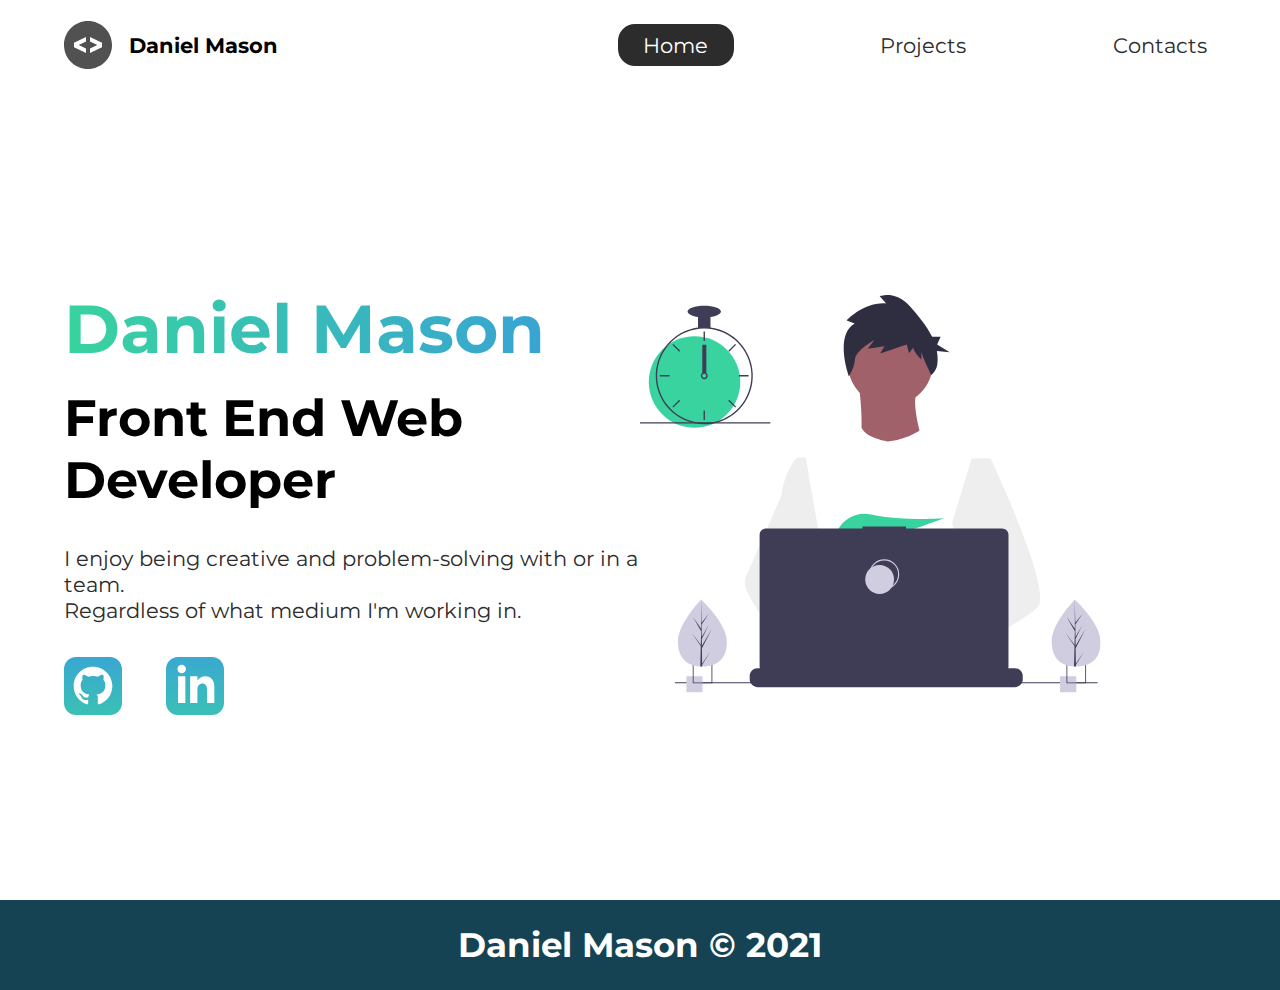
<file: index.html>
<!DOCTYPE html>
<html lang="en">

<head>

    <head>
        <meta charset="UTF-8">
        <meta http-equiv="X-UA-Compatible" content="IE=edge">
        <meta name="viewport" content="width=device-width, initial-scale=1.0">
        <meta name="description" content="Daniel Mason is a front end web developer who specializes in html, css, sass, javascript, and react.js  " />
        <meta name="robots" content="index,follow" />
        <link rel="preconnect" href="https://fonts.gstatic.com">
        <link href="https://fonts.googleapis.com/css2?family=Montserrat:wght@400;500&display=swap" rel="stylesheet">
        <link rel="stylesheet" href="styles/styles.css">
        <link rel="icon" href="./icons/favicon.ico">
        <title>Daniel Mason|Front End Web Developer</title>
    </head>
</head>

<body>
    <header class="main-header">
        <nav>
            <div class="logo">
                <img src="icons\code.svg" alt="logo">
                <h1>Daniel Mason</h1>
            </div>
            <ul>
                <li><a href="./index.html" class="active">Home</a></li>
                <li><a href="./projects/index.html">Projects</a></li>
                <li><a href="./contacts/index.html">Contacts</a></li>
            </ul>
        </nav>
    </header>
    <section class="intro">
        <div class="intro-text">
            <h2>Daniel Mason</h2>
            <h3>Front End Web <br/> Developer</h3>
            <p>I enjoy being creative and problem-solving with or in a team. <br> Regardless of what medium I'm working in.</p>
            <div class="intro-social">
                <a href="https://github.com/danielmason89"><img src="icons\github.svg" alt="github-social-link"></a>
                <a href="https://www.linkedin.com/in/daniel-mason-b21675174/"><img src="icons\linked-in.svg" alt="linkedin-social-link"></a>
            </div>
        </div>
        <div class="intro-images">
            <svg width="799" height="690" viewBox="0 0 799 690" fill="none" xmlns="http://www.w3.org/2000/svg">
            <g id="undraw_dev_productivity_umsq (1) 1" clip-path="url(#clip0)">
              <path
                id="Vector"
                d="M516.92 624.636C516.92 624.636 512.16 626.266 504.42 628.576C487.31 633.706 455.65 642.216 428.82 643.916C405.72 645.396 386.2 641.836 382.63 626.766C381.1 620.286 383.27 614.956 388 610.576C402.12 597.486 439 592.796 468.25 591.186C476.51 590.736 484.15 590.526 490.51 590.446C501.31 590.306 508.39 590.526 508.39 590.526L508.56 591.186L516.92 624.636Z"
                fill="#A0616A"
              />
              <path
                id="Vector_2"
                d="M436.99 672.586C418.61 695.346 342.73 647.666 316.19 629.886C310.41 626.016 306.97 623.566 306.97 623.566L331.25 591.186L338.94 580.936C338.94 580.936 345.82 584.586 355.99 590.526C356.36 590.746 356.73 590.966 357.11 591.186C365.88 596.336 376.89 603.066 388 610.576C403.33 620.946 418.83 632.776 428.82 643.916C438.59 654.806 443.08 665.036 436.99 672.586Z"
                fill="#A0616A"
              />
              <g id="me">
                <path
                  id="Vector_3"
                  d="M434.672 191.952C475.283 191.607 507.926 158.406 507.582 117.795C507.237 77.1832 474.036 44.5403 433.425 44.8847C392.813 45.2291 360.17 78.4303 360.515 119.042C360.859 159.653 394.06 192.296 434.672 191.952Z"
                  fill="#A0616A"
                />
                <path
                  id="Vector_4"
                  d="M379.477 155.65C379.477 155.65 394.216 259.972 373.002 271.875C351.787 283.779 499.929 283.588 499.929 283.588C499.929 283.588 466.124 193.284 480.809 165.449L379.477 155.65Z"
                  fill="#A0616A"
                />
                <path
                  id="Vector_5"
                  d="M608.101 283.199L596.257 339.402L571.214 458.308L570.49 464.815L562.138 540.138L556.582 590.177L552.857 623.79C528.584 636.526 510.988 645.326 510.988 645.326C510.988 645.326 509.404 637.719 506.871 627.99C489.805 633.265 458.218 642.043 431.404 643.97C441.266 654.777 445.842 664.969 439.817 672.57C421.63 695.485 345.349 648.45 318.659 630.896C318.077 635.158 317.879 639.464 318.068 643.762L297.626 628.314L299.331 592.359L302.206 531.522L305.819 455.229C304.448 451.975 303.294 448.634 302.364 445.228C295.956 423.161 288.032 379.057 281.928 342.067C277.016 312.298 273.302 287.138 272.517 281.785C272.411 281.086 272.358 280.726 272.358 280.726L384.363 230.094C392.509 248.556 429.865 253.809 429.865 253.809C460.756 251.417 484.847 234.913 484.847 234.913L608.101 283.199Z"
                  fill="white"
                />
                <path
                  id="Vector_6"
                  d="M372.285 49.3811L358.49 43.9934C358.49 43.9934 386.969 12.1 426.99 14.513L415.635 2.22366C415.635 2.22366 443.04 -9.01799 468.283 19.6674C481.553 34.7467 496.908 52.4737 506.557 72.5077L521.281 72.3829L515.251 85.9663L536.874 99.3152L514.777 97.0719C516.155 104.471 516.421 112.034 515.566 119.511C514.683 126.991 510.928 133.835 505.094 138.598V138.598C505.094 138.598 487.743 103.449 487.696 97.9443L487.813 111.705C487.813 111.705 473.959 99.4371 473.889 91.1807L466.471 100.877L462.593 85.7717L416.475 101.301L423.87 88.8526L395.157 93.2246L406.278 77.9923C406.278 77.9923 373.932 96.1568 372.811 111.304C371.689 126.452 362.299 140.875 362.299 140.875C362.299 140.875 336.213 70.3294 372.285 49.3811Z"
                  fill="#2F2E41"
                />
                <path
                  id="Vector_7"
                  d="M690.215 540.422C682.794 548.605 664.338 560.992 641.951 574.422C633.623 579.413 624.757 584.559 615.71 589.676C594.122 601.889 571.514 614.001 552.857 623.79C528.584 636.526 510.988 645.326 510.988 645.326C510.988 645.326 509.403 637.719 506.871 627.99C503.48 614.968 498.397 598.141 493.184 590.715C493.002 590.456 492.82 590.218 492.638 589.979C491.121 588.022 489.601 586.885 488.112 586.897L562.138 540.138L594.127 519.926L570.489 464.814L540.842 395.683L557.908 339.727L575.062 283.479L608.101 283.199C608.101 283.199 619.243 306.985 633.514 340.166C635.647 345.128 637.851 350.299 640.096 355.64C669.469 425.394 706.176 522.836 690.215 540.422Z"
                  fill="#EEEEEE"
                />
                <path
                  id="Vector_8"
                  d="M358.123 591.2C355.41 591.212 352.702 591.456 350.029 591.928C327.074 596.073 320.47 616.94 318.659 630.896C318.077 635.158 317.879 639.464 318.068 643.761L297.626 628.314L290.178 622.687C272.316 616.628 256.353 605.733 242.483 592.84C230.449 581.456 219.634 568.849 210.213 555.223C200.831 541.793 192.448 527.692 185.134 513.034C183.094 508.943 181.977 504.454 181.864 499.884C181.751 495.314 182.644 490.775 184.48 486.588L209.154 430.327L245.218 348.098C245.471 346.146 245.752 344.237 246.059 342.371C252.995 300.511 272.367 281.786 272.367 281.786L287.286 281.659L297.778 341.932L310.813 416.815L302.364 445.227L282.839 510.845L302.205 531.522L358.123 591.2Z"
                  fill="#EEEEEE"
                />
              </g>
              <path
                id="Vector_9"
                d="M372.877 415.806L385.631 430.686C390.37 429.783 395.319 428.721 400.416 427.529L396.752 415.806L405.71 426.256C459.707 412.975 526.637 387.155 526.637 387.155C526.637 387.155 454.379 392.453 400.428 380.666C376.558 375.451 351.998 387.284 342.202 409.668C336.508 422.679 337.403 433.951 357.596 433.951C364.419 433.835 371.223 433.195 377.949 432.037L372.877 415.806Z"
                fill="#38D39F"
              />
              <path
                id="Vector_10"
                d="M663.65 660.386V666.456C663.654 668.122 663.345 669.774 662.74 671.326C662.472 672.018 662.147 672.687 661.77 673.326C660.578 675.326 658.887 676.983 656.862 678.133C654.838 679.283 652.549 679.887 650.22 679.886H203.67C201.342 679.887 199.053 679.283 197.028 678.133C195.003 676.983 193.312 675.326 192.12 673.326C191.743 672.687 191.419 672.018 191.15 671.326C190.546 669.774 190.237 668.122 190.24 666.456V660.386C190.24 658.622 190.587 656.876 191.262 655.246C191.936 653.616 192.926 652.136 194.173 650.888C195.42 649.641 196.901 648.652 198.53 647.977C200.16 647.302 201.906 646.955 203.67 646.956H229.41V644.126C229.41 644.052 229.425 643.979 229.453 643.911C229.481 643.843 229.522 643.782 229.574 643.73C229.626 643.678 229.688 643.636 229.756 643.608C229.824 643.58 229.897 643.566 229.97 643.566H243.4C243.474 643.566 243.547 643.58 243.615 643.608C243.683 643.636 243.745 643.678 243.797 643.73C243.849 643.782 243.89 643.843 243.918 643.911C243.946 643.979 243.96 644.052 243.96 644.126V646.956H252.35V644.126C252.35 644.052 252.365 643.979 252.393 643.911C252.421 643.843 252.462 643.782 252.514 643.73C252.566 643.678 252.628 643.636 252.696 643.608C252.764 643.58 252.837 643.566 252.91 643.566H266.34C266.414 643.566 266.487 643.58 266.555 643.608C266.623 643.636 266.684 643.678 266.736 643.73C266.789 643.782 266.83 643.843 266.858 643.911C266.886 643.979 266.9 644.052 266.9 644.126V646.956H275.3V644.126C275.3 644.052 275.315 643.979 275.343 643.911C275.371 643.843 275.412 643.782 275.464 643.73C275.516 643.678 275.578 643.636 275.646 643.608C275.714 643.58 275.787 643.566 275.86 643.566H289.29C289.364 643.566 289.437 643.58 289.505 643.608C289.573 643.636 289.634 643.678 289.686 643.73C289.739 643.782 289.78 643.843 289.808 643.911C289.836 643.979 289.85 644.052 289.85 644.126V646.956H298.24V644.126C298.24 644.052 298.255 643.979 298.283 643.911C298.311 643.843 298.352 643.782 298.404 643.73C298.456 643.678 298.518 643.636 298.586 643.608C298.654 643.58 298.727 643.566 298.8 643.566H312.23C312.304 643.566 312.377 643.58 312.445 643.608C312.513 643.636 312.574 643.678 312.626 643.73C312.678 643.782 312.72 643.843 312.748 643.911C312.776 643.979 312.79 644.052 312.79 644.126V646.956H321.18V644.126C321.18 644.052 321.194 643.979 321.223 643.911C321.251 643.843 321.292 643.782 321.344 643.73C321.396 643.678 321.458 643.636 321.526 643.608C321.594 643.58 321.667 643.566 321.74 643.566H335.17C335.244 643.566 335.317 643.58 335.385 643.608C335.453 643.636 335.514 643.678 335.566 643.73C335.618 643.782 335.66 643.843 335.688 643.911C335.716 643.979 335.73 644.052 335.73 644.126V646.956H344.13V644.126C344.13 644.052 344.145 643.979 344.173 643.911C344.201 643.843 344.242 643.782 344.294 643.73C344.346 643.678 344.408 643.636 344.476 643.608C344.544 643.58 344.617 643.566 344.69 643.566H358.12C358.194 643.566 358.267 643.58 358.335 643.608C358.403 643.636 358.464 643.678 358.516 643.73C358.569 643.782 358.61 643.843 358.638 643.911C358.666 643.979 358.68 644.052 358.68 644.126V646.956H367.07V644.126C367.07 644.052 367.085 643.979 367.113 643.911C367.141 643.843 367.182 643.782 367.234 643.73C367.286 643.678 367.348 643.636 367.416 643.608C367.484 643.58 367.557 643.566 367.63 643.566H472.83C472.904 643.566 472.977 643.58 473.045 643.608C473.113 643.636 473.174 643.678 473.227 643.73C473.279 643.782 473.32 643.843 473.348 643.911C473.376 643.979 473.39 644.052 473.39 644.126V646.956H481.79V644.126C481.79 644.052 481.804 643.979 481.833 643.911C481.861 643.843 481.902 643.782 481.954 643.73C482.006 643.678 482.068 643.636 482.136 643.608C482.204 643.58 482.277 643.566 482.35 643.566H495.78C495.928 643.567 496.07 643.627 496.175 643.732C496.279 643.836 496.339 643.978 496.34 644.126V646.956H504.73V644.126C504.73 644.052 504.745 643.979 504.773 643.911C504.801 643.843 504.842 643.782 504.894 643.73C504.946 643.678 505.008 643.636 505.076 643.608C505.144 643.58 505.217 643.566 505.29 643.566H518.72C518.794 643.566 518.867 643.58 518.935 643.608C519.003 643.636 519.065 643.678 519.117 643.73C519.169 643.782 519.21 643.843 519.238 643.911C519.266 643.979 519.28 644.052 519.28 644.126V646.956H527.67V644.126C527.67 644.052 527.685 643.979 527.713 643.911C527.741 643.843 527.782 643.782 527.834 643.73C527.886 643.678 527.948 643.636 528.016 643.608C528.084 643.58 528.157 643.566 528.23 643.566H541.66C541.734 643.566 541.807 643.58 541.875 643.608C541.943 643.636 542.005 643.678 542.057 643.73C542.109 643.782 542.15 643.843 542.178 643.911C542.206 643.979 542.22 644.052 542.22 644.126V646.956H550.62V644.126C550.62 644.052 550.635 643.979 550.663 643.911C550.691 643.843 550.732 643.782 550.784 643.73C550.836 643.678 550.898 643.636 550.966 643.608C551.034 643.58 551.107 643.566 551.18 643.566H564.61C564.757 643.568 564.898 643.628 565.001 643.733C565.104 643.837 565.161 643.979 565.16 644.126V646.956H573.56V644.126C573.56 644.052 573.575 643.979 573.603 643.911C573.631 643.843 573.672 643.782 573.724 643.73C573.776 643.678 573.838 643.636 573.906 643.608C573.974 643.58 574.047 643.566 574.12 643.566H587.55C587.624 643.566 587.697 643.58 587.765 643.608C587.833 643.636 587.895 643.678 587.947 643.73C587.999 643.782 588.04 643.843 588.068 643.911C588.096 643.979 588.11 644.052 588.11 644.126V646.956H596.5V644.126C596.5 644.052 596.515 643.979 596.543 643.911C596.571 643.843 596.612 643.782 596.664 643.73C596.716 643.678 596.778 643.636 596.846 643.608C596.914 643.58 596.987 643.566 597.06 643.566H610.49C610.564 643.566 610.637 643.58 610.705 643.608C610.773 643.636 610.835 643.678 610.887 643.73C610.939 643.782 610.98 643.843 611.008 643.911C611.036 643.979 611.05 644.052 611.05 644.126V646.956H650.22C651.984 646.955 653.731 647.302 655.36 647.977C656.99 648.652 658.471 649.641 659.718 650.888C660.965 652.136 661.954 653.616 662.629 655.246C663.304 656.876 663.651 658.622 663.65 660.386Z"
                fill="#3F3D56"
              />
              <path
                id="Vector_11"
                d="M793.5 671.326H60.5V673.326H793.5V671.326Z"
                fill="#3F3D56"
              />
              <path
                id="Vector_12"
                d="M627.694 404.757H461.251V401.326H385.78V404.757H218.651C215.665 404.757 212.801 405.943 210.69 408.054C208.578 410.166 207.392 413.029 207.392 416.015V643.927C207.392 646.913 208.578 649.776 210.69 651.888C212.801 653.999 215.665 655.185 218.651 655.185H627.694C630.68 655.185 633.544 653.999 635.655 651.888C637.767 649.776 638.953 646.913 638.953 643.927V416.015C638.953 414.537 638.662 413.073 638.096 411.707C637.53 410.341 636.701 409.1 635.655 408.054C634.61 407.009 633.369 406.18 632.003 405.614C630.637 405.048 629.173 404.757 627.694 404.757Z"
                fill="#3F3D56"
              />
              <path
                id="Vector_13"
                d="M423.5 509.326C437.307 509.326 448.5 498.133 448.5 484.326C448.5 470.519 437.307 459.326 423.5 459.326C409.693 459.326 398.5 470.519 398.5 484.326C398.5 498.133 409.693 509.326 423.5 509.326Z"
                stroke="#D0CDE1"
                stroke-width="2"
                stroke-miterlimit="10"
              />
              <path
                id="Vector_14"
                d="M415.5 518.326C429.307 518.326 440.5 507.133 440.5 493.326C440.5 479.519 429.307 468.326 415.5 468.326C401.693 468.326 390.5 479.519 390.5 493.326C390.5 507.133 401.693 518.326 415.5 518.326Z"
                fill="#D0CDE1"
              />
              <path
                id="Vector_15"
                d="M108.446 661.223H80.4463V689.223H108.446V661.223Z"
                fill="#D0CDE1"
              />
              <path
                id="Vector_16"
                d="M91.4502 639.223V673.223H125.45V639.223H91.4502ZM123.97 671.743H92.9202V640.703H123.97V671.743Z"
                fill="#3F3D56"
              />
              <path
                id="Vector_17"
                d="M756.446 661.223H728.446V689.223H756.446V661.223Z"
                fill="#D0CDE1"
              />
              <path
                id="Vector_18"
                d="M739.45 639.223V673.223H773.45V639.223H739.45ZM771.97 671.743H740.92V640.703H771.97V671.743Z"
                fill="#3F3D56"
              />
              <path
                id="Vector_19"
                d="M94.5802 230.113C138.399 230.113 173.921 194.592 173.921 150.773C173.921 106.955 138.399 71.4326 94.5802 71.4326C50.7617 71.4326 15.2397 106.955 15.2397 150.773C15.2397 194.592 50.7617 230.113 94.5802 230.113Z"
                fill="#38D39F"
              />
              <path
                id="Vector_20"
                d="M122.229 56.4899C115.045 55.5763 107.774 55.5763 100.59 56.4899C84.586 58.5913 69.5203 65.2398 57.181 75.6465C44.8417 86.0532 35.7467 99.7813 30.9754 115.202C28.8053 122.229 27.5764 129.514 27.3208 136.864C27.2848 137.886 27.2607 138.92 27.2607 139.954C27.283 162.264 36.1559 183.655 51.932 199.431C67.7082 215.207 89.0989 224.08 111.41 224.103C113.201 224.103 114.992 224.042 116.759 223.934C120.907 223.674 125.03 223.103 129.093 222.227C148.495 218.055 165.798 207.161 177.947 191.468C190.095 175.776 196.308 156.295 195.487 136.467C194.665 116.638 186.863 97.738 173.459 83.1039C160.054 68.4698 141.909 59.0435 122.229 56.4899H122.229ZM137.748 217.347H137.736C130.959 219.659 123.905 221.062 116.759 221.518C114.992 221.638 113.201 221.698 111.41 221.698C89.7377 221.672 68.961 213.051 53.6367 197.727C38.3123 182.402 29.6914 161.626 29.6649 139.954C29.6649 138.92 29.689 137.886 29.725 136.864C30.5514 115.744 39.5156 95.7617 54.7411 81.1008C69.9666 66.44 90.273 58.237 111.41 58.2089C130.776 58.21 149.513 65.0865 164.283 77.6131C179.052 90.1398 188.895 107.503 192.057 126.61C195.219 145.716 191.496 165.325 181.55 181.942C171.604 198.559 156.081 211.106 137.748 217.347H137.748Z"
                fill="#3F3D56"
              />
              <path
                id="Vector_21"
                d="M112.612 63.0176H110.208V79.8474H112.612V63.0176Z"
                fill="#3F3D56"
              />
              <path
                id="Vector_22"
                d="M57.8578 84.7018L56.1577 86.4019L68.0582 98.3023L69.7582 96.6022L57.8578 84.7018Z"
                fill="#3F3D56"
              />
              <path
                id="Vector_23"
                d="M34.4736 138.751V141.156H51.3034V138.751H34.4736Z"
                fill="#3F3D56"
              />
              <path
                id="Vector_24"
                d="M56.1578 193.506L57.8579 195.206L69.7584 183.306L68.0583 181.606L56.1578 193.506Z"
                fill="#3F3D56"
              />
              <path
                id="Vector_25"
                d="M153.062 96.6022L154.762 98.3022L166.662 86.4018L164.962 84.7017L153.062 96.6022Z"
                fill="#3F3D56"
              />
              <path
                id="Vector_26"
                d="M171.516 138.751V141.156H188.346V138.751H171.516Z"
                fill="#3F3D56"
              />
              <path
                id="Vector_27"
                d="M154.762 181.605L153.062 183.305L164.962 195.206L166.662 193.506L154.762 181.605Z"
                fill="#3F3D56"
              />
              <path
                id="Vector_28"
                d="M112.612 200.06H110.208V216.89H112.612V200.06Z"
                fill="#3F3D56"
              />
              <path
                id="Vector_29"
                d="M115.016 135.145C113.976 134.365 112.711 133.943 111.41 133.943C110.11 133.943 108.844 134.365 107.804 135.145C107.091 135.686 106.505 136.375 106.085 137.165C105.552 138.181 105.322 139.329 105.421 140.473C105.52 141.616 105.944 142.707 106.644 143.617C107.343 144.527 108.288 145.218 109.368 145.608C110.447 145.997 111.616 146.07 112.735 145.817C113.855 145.564 114.878 144.996 115.685 144.179C116.492 143.363 117.048 142.333 117.288 141.21C117.528 140.088 117.441 138.92 117.039 137.846C116.636 136.771 115.935 135.834 115.017 135.145H115.016ZM111.41 143.56C110.454 143.557 109.539 143.176 108.863 142.501C108.187 141.825 107.807 140.909 107.804 139.954C107.808 139.224 108.03 138.513 108.441 137.91C108.793 137.4 109.271 136.989 109.828 136.718C110.386 136.446 111.004 136.323 111.623 136.361C112.241 136.398 112.84 136.594 113.361 136.931C113.881 137.267 114.307 137.732 114.595 138.281C114.883 138.83 115.025 139.444 115.007 140.063C114.989 140.683 114.811 141.287 114.491 141.818C114.17 142.349 113.719 142.788 113.179 143.093C112.639 143.398 112.03 143.559 111.41 143.56V143.56Z"
                fill="#3F3D56"
              />
              <path
                id="Vector_30"
                d="M122.229 35.3687H100.591V57.007H122.229V35.3687Z"
                fill="#3F3D56"
              />
              <path
                id="Vector_31"
                d="M111.41 38.9748C127.344 38.9748 140.261 34.4 140.261 28.7567C140.261 23.1134 127.344 18.5386 111.41 18.5386C95.4757 18.5386 82.5586 23.1134 82.5586 28.7567C82.5586 34.4 95.4757 38.9748 111.41 38.9748Z"
                fill="#3F3D56"
              />
              <path id="clock-arrow" d="M115 86H108V135H115V86Z" fill="#3F3D56" />
              <path
                id="Vector_32"
                d="M226 220.44H0V222.844H226V220.44Z"
                fill="#3F3D56"
              />
              <g id="plant-left">
                <path
                  id="Vector_33"
                  d="M150.594 599.754C151.527 631.704 132.858 643.413 109.43 644.097C108.886 644.113 108.344 644.123 107.805 644.126C106.719 644.135 105.643 644.117 104.577 644.072C83.3891 643.193 66.6172 631.945 65.7495 602.232C64.8515 571.482 103.018 531.529 105.882 528.574L105.887 528.571C105.996 528.458 106.052 528.402 106.052 528.402C106.052 528.402 149.661 567.807 150.594 599.754Z"
                  fill="#D0CDE1"
                />
                <path
                  id="Vector_34"
                  d="M107.744 639.255L122.626 617.124L107.774 641.636L107.805 644.126C106.719 644.135 105.643 644.117 104.577 644.072L105.315 612.06L105.295 611.813L105.322 611.766L105.393 608.741L89.0952 585.078L105.374 606.477L105.432 607.116L105.989 582.93L91.9122 558.397L106.029 578.681L105.882 528.574L105.882 528.407L105.887 528.571L106.821 568.062L119.651 552.021L106.863 571.464L107.143 593.098L118.949 571.984L107.187 596.279L107.343 608.308L124.512 578.897L107.395 612.505L107.744 639.255Z"
                  fill="#3F3D56"
                />
              </g>
              <g id="plant-right">
                <path
                  id="Vector_35"
                  d="M798.594 599.754C799.527 631.704 780.858 643.413 757.43 644.097C756.886 644.113 756.344 644.123 755.805 644.126C754.719 644.135 753.643 644.117 752.577 644.072C731.389 643.193 714.617 631.945 713.749 602.232C712.851 571.482 751.018 531.529 753.882 528.574L753.887 528.571C753.996 528.458 754.052 528.402 754.052 528.402C754.052 528.402 797.661 567.807 798.594 599.754Z"
                  fill="#D0CDE1"
                />
                <path
                  id="Vector_36"
                  d="M755.744 639.255L770.626 617.124L755.774 641.636L755.805 644.126C754.719 644.135 753.643 644.117 752.577 644.072L753.315 612.06L753.295 611.813L753.323 611.766L753.393 608.741L737.095 585.078L753.374 606.477L753.432 607.116L753.989 582.93L739.912 558.397L754.029 578.681L753.882 528.574L753.882 528.407L753.887 528.571L754.821 568.062L767.651 552.021L754.864 571.464L755.143 593.098L766.949 571.984L755.187 596.279L755.343 608.308L772.512 578.897L755.395 612.505L755.744 639.255Z"
                  fill="#3F3D56"
                />
              </g>
            </g>
            <defs>
              <clipPath id="clip0">
                <rect width="798.627" height="689.223" fill="white" />
              </clipPath>
            </defs>
          </svg>
            <img class="splash" src="./img/splash.svg" alt="splash" />
        </div>
    </section>
    <footer>
        <h4>Daniel Mason &copy; 2021</h4>
    </footer>

</body>

</html>
</file>
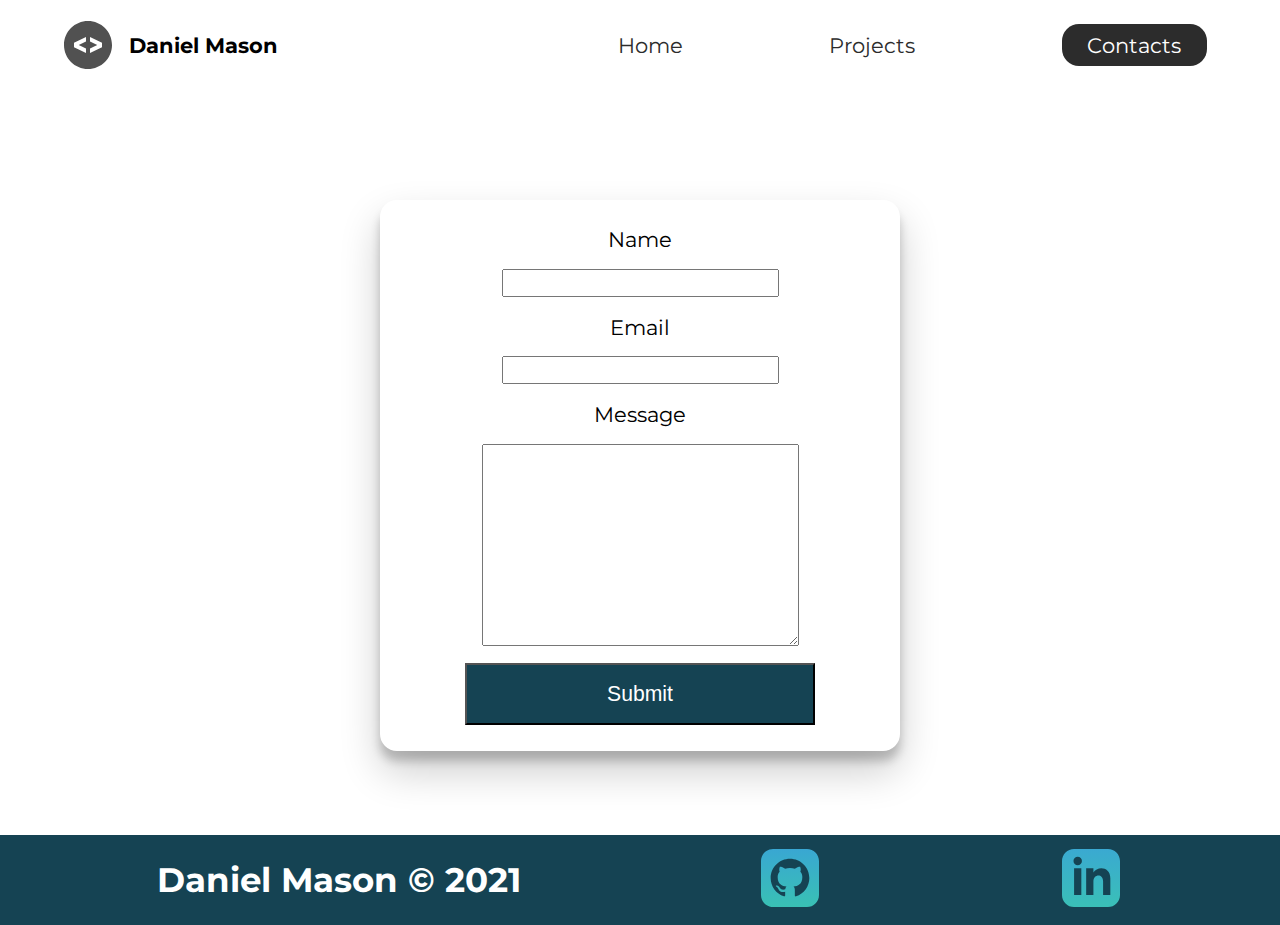
<file: contacts/index.html>
<!DOCTYPE html>
<html lang="en">

<head>

    <head>
        <meta charset="UTF-8">
        <meta http-equiv="X-UA-Compatible" content="IE=edge">
        <meta name="viewport" content="width=device-width, initial-scale=1.0">
        <meta name="description" content="Daniel Mason is a front end web developer who specializes in HTML5, CSS3, SASS, Javascript, and React.js  " />
        <meta name="robots" content="index,follow" />
        <link rel="preconnect" href="https://fonts.gstatic.com">
        <link href="https://fonts.googleapis.com/css2?family=Montserrat:wght@400;500&display=swap" rel="stylesheet">
        <link rel="stylesheet" href="../styles/styles.css">
        <link rel="icon" href="../icons/favicon.ico">
        <title>Daniel Mason| Frontend Web Developer</title>
    </head>
</head>

<body>
    <header class="main-header">
        <nav>
            <div class="logo">
                <img src="../icons/code.svg" alt="logo">
                <h1>Daniel Mason</h1>
            </div>
            <ul>
                <li><a href="../index.html">Home</a></li>
                <li><a href="../projects/index.html">Projects</a></li>
                <li><a href="./index.html" class="active">Contacts</a></li>
            </ul>
        </nav>
    </header>
    <section class="form-section">
        <form action="">
            <label for="name">Name</label>
            <input type="text" name="name" id="name" required>
            <label for="email">Email</label>
            <input type="email" name="email" id="email" required>
            <label for="message">Message</label>
            <textarea name="message" id="message" cols="30" rows="10"></textarea>
            <button type="submit">Submit</button>
        </form>
    </section>
    <footer>
        <h4>Daniel Mason &copy; 2021</h4>
        <ul>
            <li>
                <a href="https://github.com/danielmason89"><img src="../icons/github.svg" alt="github-social"></a>
            </li>
            <li>
                <a href="https://www.linkedin.com/in/daniel-mason-b21675174/"><img src="../icons/linked-in.svg" alt="linkedin-social"></a>
            </li>
        </ul>

    </footer>
</body>

</html>
</file>
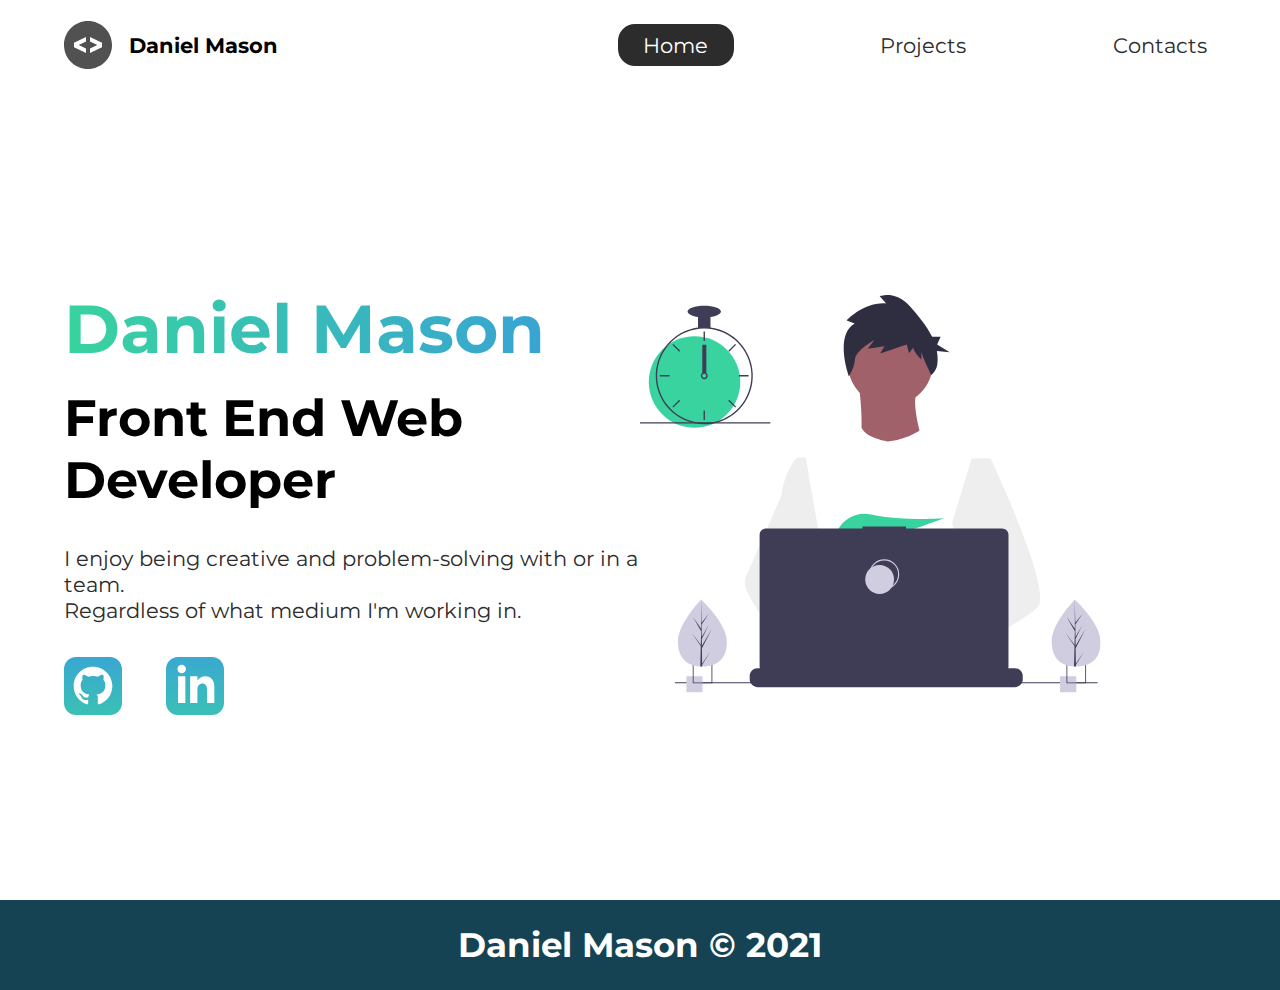
<file: Portfolio/index.html>
<!DOCTYPE html>
<html lang="en">

<head>
    <meta charset="UTF-8">
    <meta http-equiv="X-UA-Compatible" content="IE=edge">
    <meta name="viewport" content="width=device-width, initial-scale=1.0">
    <meta name="description" content="Daniel Mason, a front end web developer who specializes in HTML5/CSS3, SASS/SCSS, Javascript, and React.js, Node.js, mongoDb" />
    <meta name="robots" content="index,follow" />
    <link rel="preconnect" href="https://fonts.gstatic.com">
    <link href="https://fonts.googleapis.com/css2?family=Montserrat:wght@400;500&display=swap" rel="stylesheet">
    <link rel="stylesheet" href="styles/styles.css">
    <link rel="icon" href="./icons/favicon.ico">
    <title>Daniel Mason|Front End Web Developer|Portfolio</title>
</head>

<body>
    <header class="main-header">
        <nav>
            <div class="logo">
                <img src="icons\code.svg" alt="logo">
                <h1>Daniel Mason</h1>
            </div>
            <ul>
                <li><a href="./index.html" class="active">Home</a></li>
                <li><a href="./projects/index.html">Projects</a></li>
                <li><a href="./contacts/index.html">Contacts</a></li>
            </ul>
        </nav>
    </header>
    <section class="intro">
        <div class="intro-text">
            <h2>Daniel Mason</h2>
            <h3>Front End Web <br/> Developer</h3>
            <p>I enjoy being creative and problem-solving with or in a team. <br> Regardless of what medium I'm working in.</p>
            <div class="intro-social">
                <a href="https://github.com/danielmason89"><img src="icons\github.svg" alt="github-social-link"></a>
                <a href="https://www.linkedin.com/in/daniel-mason-b21675174/"><img src="icons\linked-in.svg" alt="linkedin-social-link"></a>
            </div>
        </div>
        <div class="intro-images">
            <svg width="799" height="690" viewBox="0 0 799 690" fill="none" xmlns="http://www.w3.org/2000/svg">
              <g id="undraw_dev_productivity_umsq (1) 1" clip-path="url(#clip0)">
                <path
                  id="Vector"
                  d="M516.92 624.636C516.92 624.636 512.16 626.266 504.42 628.576C487.31 633.706 455.65 642.216 428.82 643.916C405.72 645.396 386.2 641.836 382.63 626.766C381.1 620.286 383.27 614.956 388 610.576C402.12 597.486 439 592.796 468.25 591.186C476.51 590.736 484.15 590.526 490.51 590.446C501.31 590.306 508.39 590.526 508.39 590.526L508.56 591.186L516.92 624.636Z"
                  fill="#A0616A"
                />
                <path
                  id="Vector_2"
                  d="M436.99 672.586C418.61 695.346 342.73 647.666 316.19 629.886C310.41 626.016 306.97 623.566 306.97 623.566L331.25 591.186L338.94 580.936C338.94 580.936 345.82 584.586 355.99 590.526C356.36 590.746 356.73 590.966 357.11 591.186C365.88 596.336 376.89 603.066 388 610.576C403.33 620.946 418.83 632.776 428.82 643.916C438.59 654.806 443.08 665.036 436.99 672.586Z"
                  fill="#A0616A"
                />
                <g id="me">
                  <path
                    id="Vector_3"
                    d="M434.672 191.952C475.283 191.607 507.926 158.406 507.582 117.795C507.237 77.1832 474.036 44.5403 433.425 44.8847C392.813 45.2291 360.17 78.4303 360.515 119.042C360.859 159.653 394.06 192.296 434.672 191.952Z"
                    fill="#A0616A"
                  />
                  <path
                    id="Vector_4"
                    d="M379.477 155.65C379.477 155.65 394.216 259.972 373.002 271.875C351.787 283.779 499.929 283.588 499.929 283.588C499.929 283.588 466.124 193.284 480.809 165.449L379.477 155.65Z"
                    fill="#A0616A"
                  />
                  <path
                    id="Vector_5"
                    d="M608.101 283.199L596.257 339.402L571.214 458.308L570.49 464.815L562.138 540.138L556.582 590.177L552.857 623.79C528.584 636.526 510.988 645.326 510.988 645.326C510.988 645.326 509.404 637.719 506.871 627.99C489.805 633.265 458.218 642.043 431.404 643.97C441.266 654.777 445.842 664.969 439.817 672.57C421.63 695.485 345.349 648.45 318.659 630.896C318.077 635.158 317.879 639.464 318.068 643.762L297.626 628.314L299.331 592.359L302.206 531.522L305.819 455.229C304.448 451.975 303.294 448.634 302.364 445.228C295.956 423.161 288.032 379.057 281.928 342.067C277.016 312.298 273.302 287.138 272.517 281.785C272.411 281.086 272.358 280.726 272.358 280.726L384.363 230.094C392.509 248.556 429.865 253.809 429.865 253.809C460.756 251.417 484.847 234.913 484.847 234.913L608.101 283.199Z"
                    fill="white"
                  />
                  <path
                    id="Vector_6"
                    d="M372.285 49.3811L358.49 43.9934C358.49 43.9934 386.969 12.1 426.99 14.513L415.635 2.22366C415.635 2.22366 443.04 -9.01799 468.283 19.6674C481.553 34.7467 496.908 52.4737 506.557 72.5077L521.281 72.3829L515.251 85.9663L536.874 99.3152L514.777 97.0719C516.155 104.471 516.421 112.034 515.566 119.511C514.683 126.991 510.928 133.835 505.094 138.598V138.598C505.094 138.598 487.743 103.449 487.696 97.9443L487.813 111.705C487.813 111.705 473.959 99.4371 473.889 91.1807L466.471 100.877L462.593 85.7717L416.475 101.301L423.87 88.8526L395.157 93.2246L406.278 77.9923C406.278 77.9923 373.932 96.1568 372.811 111.304C371.689 126.452 362.299 140.875 362.299 140.875C362.299 140.875 336.213 70.3294 372.285 49.3811Z"
                    fill="#2F2E41"
                  />
                  <path
                    id="Vector_7"
                    d="M690.215 540.422C682.794 548.605 664.338 560.992 641.951 574.422C633.623 579.413 624.757 584.559 615.71 589.676C594.122 601.889 571.514 614.001 552.857 623.79C528.584 636.526 510.988 645.326 510.988 645.326C510.988 645.326 509.403 637.719 506.871 627.99C503.48 614.968 498.397 598.141 493.184 590.715C493.002 590.456 492.82 590.218 492.638 589.979C491.121 588.022 489.601 586.885 488.112 586.897L562.138 540.138L594.127 519.926L570.489 464.814L540.842 395.683L557.908 339.727L575.062 283.479L608.101 283.199C608.101 283.199 619.243 306.985 633.514 340.166C635.647 345.128 637.851 350.299 640.096 355.64C669.469 425.394 706.176 522.836 690.215 540.422Z"
                    fill="#EEEEEE"
                  />
                  <path
                    id="Vector_8"
                    d="M358.123 591.2C355.41 591.212 352.702 591.456 350.029 591.928C327.074 596.073 320.47 616.94 318.659 630.896C318.077 635.158 317.879 639.464 318.068 643.761L297.626 628.314L290.178 622.687C272.316 616.628 256.353 605.733 242.483 592.84C230.449 581.456 219.634 568.849 210.213 555.223C200.831 541.793 192.448 527.692 185.134 513.034C183.094 508.943 181.977 504.454 181.864 499.884C181.751 495.314 182.644 490.775 184.48 486.588L209.154 430.327L245.218 348.098C245.471 346.146 245.752 344.237 246.059 342.371C252.995 300.511 272.367 281.786 272.367 281.786L287.286 281.659L297.778 341.932L310.813 416.815L302.364 445.227L282.839 510.845L302.205 531.522L358.123 591.2Z"
                    fill="#EEEEEE"
                  />
                </g>
                <path
                  id="Vector_9"
                  d="M372.877 415.806L385.631 430.686C390.37 429.783 395.319 428.721 400.416 427.529L396.752 415.806L405.71 426.256C459.707 412.975 526.637 387.155 526.637 387.155C526.637 387.155 454.379 392.453 400.428 380.666C376.558 375.451 351.998 387.284 342.202 409.668C336.508 422.679 337.403 433.951 357.596 433.951C364.419 433.835 371.223 433.195 377.949 432.037L372.877 415.806Z"
                  fill="#38D39F"
                />
                <path
                  id="Vector_10"
                  d="M663.65 660.386V666.456C663.654 668.122 663.345 669.774 662.74 671.326C662.472 672.018 662.147 672.687 661.77 673.326C660.578 675.326 658.887 676.983 656.862 678.133C654.838 679.283 652.549 679.887 650.22 679.886H203.67C201.342 679.887 199.053 679.283 197.028 678.133C195.003 676.983 193.312 675.326 192.12 673.326C191.743 672.687 191.419 672.018 191.15 671.326C190.546 669.774 190.237 668.122 190.24 666.456V660.386C190.24 658.622 190.587 656.876 191.262 655.246C191.936 653.616 192.926 652.136 194.173 650.888C195.42 649.641 196.901 648.652 198.53 647.977C200.16 647.302 201.906 646.955 203.67 646.956H229.41V644.126C229.41 644.052 229.425 643.979 229.453 643.911C229.481 643.843 229.522 643.782 229.574 643.73C229.626 643.678 229.688 643.636 229.756 643.608C229.824 643.58 229.897 643.566 229.97 643.566H243.4C243.474 643.566 243.547 643.58 243.615 643.608C243.683 643.636 243.745 643.678 243.797 643.73C243.849 643.782 243.89 643.843 243.918 643.911C243.946 643.979 243.96 644.052 243.96 644.126V646.956H252.35V644.126C252.35 644.052 252.365 643.979 252.393 643.911C252.421 643.843 252.462 643.782 252.514 643.73C252.566 643.678 252.628 643.636 252.696 643.608C252.764 643.58 252.837 643.566 252.91 643.566H266.34C266.414 643.566 266.487 643.58 266.555 643.608C266.623 643.636 266.684 643.678 266.736 643.73C266.789 643.782 266.83 643.843 266.858 643.911C266.886 643.979 266.9 644.052 266.9 644.126V646.956H275.3V644.126C275.3 644.052 275.315 643.979 275.343 643.911C275.371 643.843 275.412 643.782 275.464 643.73C275.516 643.678 275.578 643.636 275.646 643.608C275.714 643.58 275.787 643.566 275.86 643.566H289.29C289.364 643.566 289.437 643.58 289.505 643.608C289.573 643.636 289.634 643.678 289.686 643.73C289.739 643.782 289.78 643.843 289.808 643.911C289.836 643.979 289.85 644.052 289.85 644.126V646.956H298.24V644.126C298.24 644.052 298.255 643.979 298.283 643.911C298.311 643.843 298.352 643.782 298.404 643.73C298.456 643.678 298.518 643.636 298.586 643.608C298.654 643.58 298.727 643.566 298.8 643.566H312.23C312.304 643.566 312.377 643.58 312.445 643.608C312.513 643.636 312.574 643.678 312.626 643.73C312.678 643.782 312.72 643.843 312.748 643.911C312.776 643.979 312.79 644.052 312.79 644.126V646.956H321.18V644.126C321.18 644.052 321.194 643.979 321.223 643.911C321.251 643.843 321.292 643.782 321.344 643.73C321.396 643.678 321.458 643.636 321.526 643.608C321.594 643.58 321.667 643.566 321.74 643.566H335.17C335.244 643.566 335.317 643.58 335.385 643.608C335.453 643.636 335.514 643.678 335.566 643.73C335.618 643.782 335.66 643.843 335.688 643.911C335.716 643.979 335.73 644.052 335.73 644.126V646.956H344.13V644.126C344.13 644.052 344.145 643.979 344.173 643.911C344.201 643.843 344.242 643.782 344.294 643.73C344.346 643.678 344.408 643.636 344.476 643.608C344.544 643.58 344.617 643.566 344.69 643.566H358.12C358.194 643.566 358.267 643.58 358.335 643.608C358.403 643.636 358.464 643.678 358.516 643.73C358.569 643.782 358.61 643.843 358.638 643.911C358.666 643.979 358.68 644.052 358.68 644.126V646.956H367.07V644.126C367.07 644.052 367.085 643.979 367.113 643.911C367.141 643.843 367.182 643.782 367.234 643.73C367.286 643.678 367.348 643.636 367.416 643.608C367.484 643.58 367.557 643.566 367.63 643.566H472.83C472.904 643.566 472.977 643.58 473.045 643.608C473.113 643.636 473.174 643.678 473.227 643.73C473.279 643.782 473.32 643.843 473.348 643.911C473.376 643.979 473.39 644.052 473.39 644.126V646.956H481.79V644.126C481.79 644.052 481.804 643.979 481.833 643.911C481.861 643.843 481.902 643.782 481.954 643.73C482.006 643.678 482.068 643.636 482.136 643.608C482.204 643.58 482.277 643.566 482.35 643.566H495.78C495.928 643.567 496.07 643.627 496.175 643.732C496.279 643.836 496.339 643.978 496.34 644.126V646.956H504.73V644.126C504.73 644.052 504.745 643.979 504.773 643.911C504.801 643.843 504.842 643.782 504.894 643.73C504.946 643.678 505.008 643.636 505.076 643.608C505.144 643.58 505.217 643.566 505.29 643.566H518.72C518.794 643.566 518.867 643.58 518.935 643.608C519.003 643.636 519.065 643.678 519.117 643.73C519.169 643.782 519.21 643.843 519.238 643.911C519.266 643.979 519.28 644.052 519.28 644.126V646.956H527.67V644.126C527.67 644.052 527.685 643.979 527.713 643.911C527.741 643.843 527.782 643.782 527.834 643.73C527.886 643.678 527.948 643.636 528.016 643.608C528.084 643.58 528.157 643.566 528.23 643.566H541.66C541.734 643.566 541.807 643.58 541.875 643.608C541.943 643.636 542.005 643.678 542.057 643.73C542.109 643.782 542.15 643.843 542.178 643.911C542.206 643.979 542.22 644.052 542.22 644.126V646.956H550.62V644.126C550.62 644.052 550.635 643.979 550.663 643.911C550.691 643.843 550.732 643.782 550.784 643.73C550.836 643.678 550.898 643.636 550.966 643.608C551.034 643.58 551.107 643.566 551.18 643.566H564.61C564.757 643.568 564.898 643.628 565.001 643.733C565.104 643.837 565.161 643.979 565.16 644.126V646.956H573.56V644.126C573.56 644.052 573.575 643.979 573.603 643.911C573.631 643.843 573.672 643.782 573.724 643.73C573.776 643.678 573.838 643.636 573.906 643.608C573.974 643.58 574.047 643.566 574.12 643.566H587.55C587.624 643.566 587.697 643.58 587.765 643.608C587.833 643.636 587.895 643.678 587.947 643.73C587.999 643.782 588.04 643.843 588.068 643.911C588.096 643.979 588.11 644.052 588.11 644.126V646.956H596.5V644.126C596.5 644.052 596.515 643.979 596.543 643.911C596.571 643.843 596.612 643.782 596.664 643.73C596.716 643.678 596.778 643.636 596.846 643.608C596.914 643.58 596.987 643.566 597.06 643.566H610.49C610.564 643.566 610.637 643.58 610.705 643.608C610.773 643.636 610.835 643.678 610.887 643.73C610.939 643.782 610.98 643.843 611.008 643.911C611.036 643.979 611.05 644.052 611.05 644.126V646.956H650.22C651.984 646.955 653.731 647.302 655.36 647.977C656.99 648.652 658.471 649.641 659.718 650.888C660.965 652.136 661.954 653.616 662.629 655.246C663.304 656.876 663.651 658.622 663.65 660.386Z"
                  fill="#3F3D56"
                />
                <path
                  id="Vector_11"
                  d="M793.5 671.326H60.5V673.326H793.5V671.326Z"
                  fill="#3F3D56"
                />
                <path
                  id="Vector_12"
                  d="M627.694 404.757H461.251V401.326H385.78V404.757H218.651C215.665 404.757 212.801 405.943 210.69 408.054C208.578 410.166 207.392 413.029 207.392 416.015V643.927C207.392 646.913 208.578 649.776 210.69 651.888C212.801 653.999 215.665 655.185 218.651 655.185H627.694C630.68 655.185 633.544 653.999 635.655 651.888C637.767 649.776 638.953 646.913 638.953 643.927V416.015C638.953 414.537 638.662 413.073 638.096 411.707C637.53 410.341 636.701 409.1 635.655 408.054C634.61 407.009 633.369 406.18 632.003 405.614C630.637 405.048 629.173 404.757 627.694 404.757Z"
                  fill="#3F3D56"
                />
                <path
                  id="Vector_13"
                  d="M423.5 509.326C437.307 509.326 448.5 498.133 448.5 484.326C448.5 470.519 437.307 459.326 423.5 459.326C409.693 459.326 398.5 470.519 398.5 484.326C398.5 498.133 409.693 509.326 423.5 509.326Z"
                  stroke="#D0CDE1"
                  stroke-width="2"
                  stroke-miterlimit="10"
                />
                <path
                  id="Vector_14"
                  d="M415.5 518.326C429.307 518.326 440.5 507.133 440.5 493.326C440.5 479.519 429.307 468.326 415.5 468.326C401.693 468.326 390.5 479.519 390.5 493.326C390.5 507.133 401.693 518.326 415.5 518.326Z"
                  fill="#D0CDE1"
                />
                <path
                  id="Vector_15"
                  d="M108.446 661.223H80.4463V689.223H108.446V661.223Z"
                  fill="#D0CDE1"
                />
                <path
                  id="Vector_16"
                  d="M91.4502 639.223V673.223H125.45V639.223H91.4502ZM123.97 671.743H92.9202V640.703H123.97V671.743Z"
                  fill="#3F3D56"
                />
                <path
                  id="Vector_17"
                  d="M756.446 661.223H728.446V689.223H756.446V661.223Z"
                  fill="#D0CDE1"
                />
                <path
                  id="Vector_18"
                  d="M739.45 639.223V673.223H773.45V639.223H739.45ZM771.97 671.743H740.92V640.703H771.97V671.743Z"
                  fill="#3F3D56"
                />
                <path
                  id="Vector_19"
                  d="M94.5802 230.113C138.399 230.113 173.921 194.592 173.921 150.773C173.921 106.955 138.399 71.4326 94.5802 71.4326C50.7617 71.4326 15.2397 106.955 15.2397 150.773C15.2397 194.592 50.7617 230.113 94.5802 230.113Z"
                  fill="#38D39F"
                />
                <path
                  id="Vector_20"
                  d="M122.229 56.4899C115.045 55.5763 107.774 55.5763 100.59 56.4899C84.586 58.5913 69.5203 65.2398 57.181 75.6465C44.8417 86.0532 35.7467 99.7813 30.9754 115.202C28.8053 122.229 27.5764 129.514 27.3208 136.864C27.2848 137.886 27.2607 138.92 27.2607 139.954C27.283 162.264 36.1559 183.655 51.932 199.431C67.7082 215.207 89.0989 224.08 111.41 224.103C113.201 224.103 114.992 224.042 116.759 223.934C120.907 223.674 125.03 223.103 129.093 222.227C148.495 218.055 165.798 207.161 177.947 191.468C190.095 175.776 196.308 156.295 195.487 136.467C194.665 116.638 186.863 97.738 173.459 83.1039C160.054 68.4698 141.909 59.0435 122.229 56.4899H122.229ZM137.748 217.347H137.736C130.959 219.659 123.905 221.062 116.759 221.518C114.992 221.638 113.201 221.698 111.41 221.698C89.7377 221.672 68.961 213.051 53.6367 197.727C38.3123 182.402 29.6914 161.626 29.6649 139.954C29.6649 138.92 29.689 137.886 29.725 136.864C30.5514 115.744 39.5156 95.7617 54.7411 81.1008C69.9666 66.44 90.273 58.237 111.41 58.2089C130.776 58.21 149.513 65.0865 164.283 77.6131C179.052 90.1398 188.895 107.503 192.057 126.61C195.219 145.716 191.496 165.325 181.55 181.942C171.604 198.559 156.081 211.106 137.748 217.347H137.748Z"
                  fill="#3F3D56"
                />
                <path
                  id="Vector_21"
                  d="M112.612 63.0176H110.208V79.8474H112.612V63.0176Z"
                  fill="#3F3D56"
                />
                <path
                  id="Vector_22"
                  d="M57.8578 84.7018L56.1577 86.4019L68.0582 98.3023L69.7582 96.6022L57.8578 84.7018Z"
                  fill="#3F3D56"
                />
                <path
                  id="Vector_23"
                  d="M34.4736 138.751V141.156H51.3034V138.751H34.4736Z"
                  fill="#3F3D56"
                />
                <path
                  id="Vector_24"
                  d="M56.1578 193.506L57.8579 195.206L69.7584 183.306L68.0583 181.606L56.1578 193.506Z"
                  fill="#3F3D56"
                />
                <path
                  id="Vector_25"
                  d="M153.062 96.6022L154.762 98.3022L166.662 86.4018L164.962 84.7017L153.062 96.6022Z"
                  fill="#3F3D56"
                />
                <path
                  id="Vector_26"
                  d="M171.516 138.751V141.156H188.346V138.751H171.516Z"
                  fill="#3F3D56"
                />
                <path
                  id="Vector_27"
                  d="M154.762 181.605L153.062 183.305L164.962 195.206L166.662 193.506L154.762 181.605Z"
                  fill="#3F3D56"
                />
                <path
                  id="Vector_28"
                  d="M112.612 200.06H110.208V216.89H112.612V200.06Z"
                  fill="#3F3D56"
                />
                <path
                  id="Vector_29"
                  d="M115.016 135.145C113.976 134.365 112.711 133.943 111.41 133.943C110.11 133.943 108.844 134.365 107.804 135.145C107.091 135.686 106.505 136.375 106.085 137.165C105.552 138.181 105.322 139.329 105.421 140.473C105.52 141.616 105.944 142.707 106.644 143.617C107.343 144.527 108.288 145.218 109.368 145.608C110.447 145.997 111.616 146.07 112.735 145.817C113.855 145.564 114.878 144.996 115.685 144.179C116.492 143.363 117.048 142.333 117.288 141.21C117.528 140.088 117.441 138.92 117.039 137.846C116.636 136.771 115.935 135.834 115.017 135.145H115.016ZM111.41 143.56C110.454 143.557 109.539 143.176 108.863 142.501C108.187 141.825 107.807 140.909 107.804 139.954C107.808 139.224 108.03 138.513 108.441 137.91C108.793 137.4 109.271 136.989 109.828 136.718C110.386 136.446 111.004 136.323 111.623 136.361C112.241 136.398 112.84 136.594 113.361 136.931C113.881 137.267 114.307 137.732 114.595 138.281C114.883 138.83 115.025 139.444 115.007 140.063C114.989 140.683 114.811 141.287 114.491 141.818C114.17 142.349 113.719 142.788 113.179 143.093C112.639 143.398 112.03 143.559 111.41 143.56V143.56Z"
                  fill="#3F3D56"
                />
                <path
                  id="Vector_30"
                  d="M122.229 35.3687H100.591V57.007H122.229V35.3687Z"
                  fill="#3F3D56"
                />
                <path
                  id="Vector_31"
                  d="M111.41 38.9748C127.344 38.9748 140.261 34.4 140.261 28.7567C140.261 23.1134 127.344 18.5386 111.41 18.5386C95.4757 18.5386 82.5586 23.1134 82.5586 28.7567C82.5586 34.4 95.4757 38.9748 111.41 38.9748Z"
                  fill="#3F3D56"
                />
                <path id="clock-arrow" d="M115 86H108V135H115V86Z" fill="#3F3D56" />
                <path
                  id="Vector_32"
                  d="M226 220.44H0V222.844H226V220.44Z"
                  fill="#3F3D56"
                />
                <g id="plant-left">
                  <path
                    id="Vector_33"
                    d="M150.594 599.754C151.527 631.704 132.858 643.413 109.43 644.097C108.886 644.113 108.344 644.123 107.805 644.126C106.719 644.135 105.643 644.117 104.577 644.072C83.3891 643.193 66.6172 631.945 65.7495 602.232C64.8515 571.482 103.018 531.529 105.882 528.574L105.887 528.571C105.996 528.458 106.052 528.402 106.052 528.402C106.052 528.402 149.661 567.807 150.594 599.754Z"
                    fill="#D0CDE1"
                  />
                  <path
                    id="Vector_34"
                    d="M107.744 639.255L122.626 617.124L107.774 641.636L107.805 644.126C106.719 644.135 105.643 644.117 104.577 644.072L105.315 612.06L105.295 611.813L105.322 611.766L105.393 608.741L89.0952 585.078L105.374 606.477L105.432 607.116L105.989 582.93L91.9122 558.397L106.029 578.681L105.882 528.574L105.882 528.407L105.887 528.571L106.821 568.062L119.651 552.021L106.863 571.464L107.143 593.098L118.949 571.984L107.187 596.279L107.343 608.308L124.512 578.897L107.395 612.505L107.744 639.255Z"
                    fill="#3F3D56"
                  />
                </g>
                <g id="plant-right">
                  <path
                    id="Vector_35"
                    d="M798.594 599.754C799.527 631.704 780.858 643.413 757.43 644.097C756.886 644.113 756.344 644.123 755.805 644.126C754.719 644.135 753.643 644.117 752.577 644.072C731.389 643.193 714.617 631.945 713.749 602.232C712.851 571.482 751.018 531.529 753.882 528.574L753.887 528.571C753.996 528.458 754.052 528.402 754.052 528.402C754.052 528.402 797.661 567.807 798.594 599.754Z"
                    fill="#D0CDE1"
                  />
                  <path
                    id="Vector_36"
                    d="M755.744 639.255L770.626 617.124L755.774 641.636L755.805 644.126C754.719 644.135 753.643 644.117 752.577 644.072L753.315 612.06L753.295 611.813L753.323 611.766L753.393 608.741L737.095 585.078L753.374 606.477L753.432 607.116L753.989 582.93L739.912 558.397L754.029 578.681L753.882 528.574L753.882 528.407L753.887 528.571L754.821 568.062L767.651 552.021L754.864 571.464L755.143 593.098L766.949 571.984L755.187 596.279L755.343 608.308L772.512 578.897L755.395 612.505L755.744 639.255Z"
                    fill="#3F3D56"
                  />
                </g>
              </g>
              <defs>
                <clipPath id="clip0">
                  <rect width="798.627" height="689.223" fill="white" />
                </clipPath>
              </defs>
            </svg>
            <img class="splash" src="./img/splash.svg" alt="splash" />
        </div>
    </section>
    <footer>
        <h4>Daniel Mason &copy; 2021</h4>
    </footer>

</body>

</html>
</file>
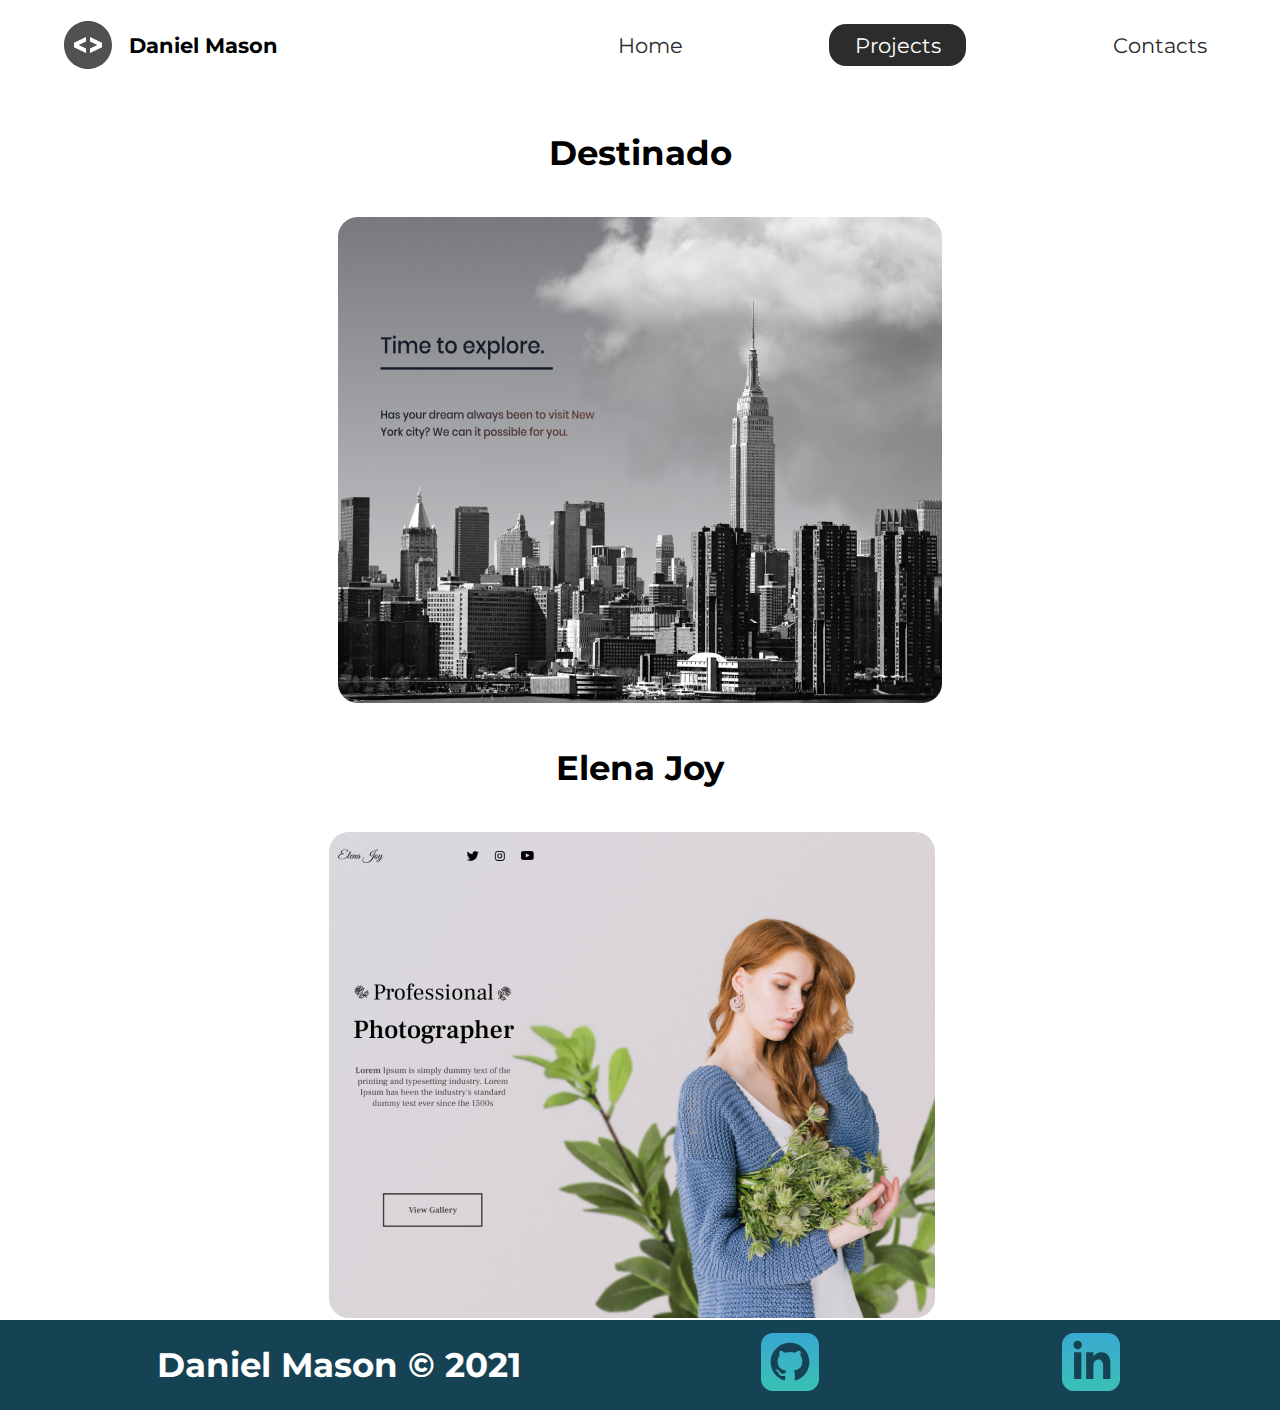
<file: projects/index.html>
<!DOCTYPE html>
<html lang="en">

<head>

    <head>
        <meta charset="UTF-8">
        <meta http-equiv="X-UA-Compatible" content="IE=edge">
        <meta name="viewport" content="width=device-width, initial-scale=1.0">
        <meta name="description" content="Daniel Mason is a front end web developer who specializes in html, css, sass, javascript, and react.js  " />
        <meta name="robots" content="index,follow" />
        <link rel="preconnect" href="https://fonts.gstatic.com">
        <link href="https://fonts.googleapis.com/css2?family=Montserrat:wght@400;500&display=swap" rel="stylesheet">
        <link rel="stylesheet" href="../styles/styles.css">
        <link rel="icon" href="../icons/favicon.ico">
        <title>Daniel Mason| Frontend Web Developer</title>
    </head>
</head>

<body>
    <header class="main-header">
        <nav>
            <div class="logo">
                <img src="../icons/code.svg" alt="logo">
                <h1>Daniel Mason</h1>
            </div>
            <ul>
                <li><a href="../index.html">Home</a></li>
                <li><a href="../projects/index.html" class="active">Projects</a></li>
                <li><a href="../contacts/index.html">Contacts</a></li>
            </ul>
        </nav>
    </header>
    <section class="projects">
        <div class="destinado">
            <h2>Destinado</h2>
            <img src="../img/destinado.jpg" alt="destinado-project">
        </div>
        <div class="destinado">
            <h2>Elena Joy</h2>
            <img src="../img/elena-joy.jpg" alt="elena-joy-project">
        </div>
    </section>
    <footer>
        <h4>Daniel Mason &copy; 2021</h4>
        <ul>
            <li>
                <a href="https://github.com/danielmason89"><img src="../icons/github.svg" alt="github-social"></a>
            </li>
            <li>
                <a href="https://www.linkedin.com/in/daniel-mason-b21675174/"><img src="../icons/linked-in.svg" alt="linkedin-social"></a>
            </li>
        </ul>

    </footer>
</body>

</html>
</file>
<file: styles/styles.css>
/* Global styles */
* {
  margin: 0;
  padding: 0;
  -webkit-box-sizing: border-box;
          box-sizing: border-box;
}

html {
  font-size: 62.5%;
  scroll-behavior: smooth;
}

body {
  font-family: 'Montserrat', sans-serif;
}

h1 {
  font-size: 2.5rem;
}

li,
button,
label,
input,
a,
p {
  font-size: 2.5rem;
}

h2 {
  font-size: 4rem;
}

h3 {
  font-size: 2.5rem;
}

h4,
h5 {
  font-size: 4rem;
}

.flex {
  display: -webkit-box;
  display: -ms-flexbox;
  display: flex;
  -webkit-box-orient: vertical;
  -webkit-box-direction: normal;
      -ms-flex-direction: column;
          flex-direction: column;
  justify-items: center;
  -webkit-box-align: center;
      -ms-flex-align: center;
          align-items: center;
}

ul {
  list-style: none;
}

a {
  text-decoration: none;
  color: #2c2c2c;
}

.main-header {
  width: 95%;
  margin: 0 0 0 auto;
}

nav {
  display: -webkit-box;
  display: -ms-flexbox;
  display: flex;
  -webkit-box-pack: justify;
      -ms-flex-pack: justify;
          justify-content: space-between;
  -webkit-box-align: center;
      -ms-flex-align: center;
          align-items: center;
  -webkit-box-orient: horizontal;
  -webkit-box-direction: normal;
      -ms-flex-direction: row;
          flex-direction: row;
  min-height: 10vh;
  width: 60%;
  -ms-flex-wrap: wrap;
      flex-wrap: wrap;
}

nav .logo {
  display: -webkit-box;
  display: -ms-flexbox;
  display: flex;
  -webkit-box-pack: start;
      -ms-flex-pack: start;
          justify-content: flex-start;
  -webkit-box-align: center;
      -ms-flex-align: center;
          align-items: center;
  -webkit-box-orient: horizontal;
  -webkit-box-direction: normal;
      -ms-flex-direction: row;
          flex-direction: row;
  -webkit-box-flex: 1;
      -ms-flex: 1 1 10rem;
          flex: 1 1 10rem;
}

nav .logo h1 {
  margin: 2rem;
}

nav ul {
  display: -webkit-box;
  display: -ms-flexbox;
  display: flex;
  -ms-flex-pack: distribute;
      justify-content: space-around;
  -webkit-box-align: center;
      -ms-flex-align: center;
          align-items: center;
  -webkit-box-orient: horizontal;
  -webkit-box-direction: normal;
      -ms-flex-direction: row;
          flex-direction: row;
  -webkit-box-flex: 1;
      -ms-flex: 1 1 40rem;
          flex: 1 1 40rem;
}

.intro {
  min-height: 90vh;
  width: 90%;
  margin: auto;
  -ms-flex-wrap: flex;
      flex-wrap: flex;
  display: -webkit-box;
  display: -ms-flexbox;
  display: flex;
  -webkit-box-pack: justify;
      -ms-flex-pack: justify;
          justify-content: space-between;
  -webkit-box-align: center;
      -ms-flex-align: center;
          align-items: center;
  -webkit-box-orient: horizontal;
  -webkit-box-direction: normal;
      -ms-flex-direction: row;
          flex-direction: row;
}

.intro h2 {
  font-size: 8rem;
  padding-top: 2rem;
  background: -webkit-gradient(linear, left top, right top, from(#38d39f), to(#38a4d3));
  background: linear-gradient(left, #38d39f, #38a4d3);
  background-clip: text;
  -webkit-background-clip: text;
  -webkit-text-fill-color: transparent;
  display: inline-block;
}

.intro h3 {
  font-size: 6rem;
  padding: 2rem 0rem;
}

.intro p {
  padding-top: 2rem;
  color: #2c2c2c;
}

.splash {
  position: absolute;
  top: 0%;
  right: 0%;
  height: 100%;
  z-index: -1;
}

.intro-social {
  margin-top: 4rem;
}

.intro-social a {
  margin-right: 5rem;
}

.active {
  background: #2c2c2c;
  color: white;
  padding: 1rem 3rem;
  border-radius: 2rem;
}

.intro-text,
.intro-images {
  -webkit-box-flex: 1;
      -ms-flex: 1 1 40rem;
          flex: 1 1 40rem;
}

#plant-left {
  -webkit-animation: plant 1.5s ease infinite alternate;
          animation: plant 1.5s ease infinite alternate;
  -webkit-animation: spin 1.8s linear infinite alternate;
          animation: spin 1.8s linear infinite alternate;
  -webkit-transform-origin: bottom;
          transform-origin: bottom;
}

#plant-right {
  -webkit-animation: plant 1.5s ease infinite alternate 0.5s;
          animation: plant 1.5s ease infinite alternate 0.5s;
}

#me {
  -webkit-animation: me 1s ease infinite alternate;
          animation: me 1s ease infinite alternate;
  -webkit-transform-origin: bottom;
          transform-origin: bottom;
}

#clock-arrow {
  -webkit-animation: clock 1.5s infinite linear;
          animation: clock 1.5s infinite linear;
  transform-box: fill-box;
  -webkit-transform-origin: bottom;
          transform-origin: bottom;
}

@-webkit-keyframes me {
  from {
    -webkit-transform: rotateZ(-5deg);
            transform: rotateZ(-5deg);
  }
  to {
    -webkit-transform: rotateZ(5deg);
            transform: rotateZ(5deg);
  }
}

@keyframes me {
  from {
    -webkit-transform: rotateZ(-5deg);
            transform: rotateZ(-5deg);
  }
  to {
    -webkit-transform: rotateZ(5deg);
            transform: rotateZ(5deg);
  }
}

@-webkit-keyframes plant {
  from {
    -webkit-transform: translateY(0%);
            transform: translateY(0%);
  }
  to {
    -webkit-transform: translateY(-30%);
            transform: translateY(-30%);
  }
}

@keyframes plant {
  from {
    -webkit-transform: translateY(0%);
            transform: translateY(0%);
  }
  to {
    -webkit-transform: translateY(-30%);
            transform: translateY(-30%);
  }
}

@-webkit-keyframes spin {
  from {
    -webkit-transform: rotateZ(-5deg);
            transform: rotateZ(-5deg);
  }
  to {
    -webkit-transform: rotateZ(100deg);
            transform: rotateZ(100deg);
  }
}

@keyframes spin {
  from {
    -webkit-transform: rotateZ(-5deg);
            transform: rotateZ(-5deg);
  }
  to {
    -webkit-transform: rotateZ(100deg);
            transform: rotateZ(100deg);
  }
}

@-webkit-keyframes clock {
  form {
    -webkit-transform: rotateZ(0deg);
            transform: rotateZ(0deg);
  }
  to {
    -webkit-transform: rotateZ(360deg);
            transform: rotateZ(360deg);
  }
}

@keyframes clock {
  form {
    -webkit-transform: rotateZ(0deg);
            transform: rotateZ(0deg);
  }
  to {
    -webkit-transform: rotateZ(360deg);
            transform: rotateZ(360deg);
  }
}

.projects {
  width: 90%;
  margin: auto;
  min-height: 90vh;
  display: -webkit-box;
  display: -ms-flexbox;
  display: flex;
  -webkit-box-pack: justify;
      -ms-flex-pack: justify;
          justify-content: space-between;
  -webkit-box-align: center;
      -ms-flex-align: center;
          align-items: center;
  -webkit-box-orient: horizontal;
  -webkit-box-direction: normal;
      -ms-flex-direction: row;
          flex-direction: row;
  text-align: center;
  -ms-flex-wrap: wrap;
      flex-wrap: wrap;
}

.projects h2 {
  margin: 5rem;
}

.destinado,
.elena-joy {
  -webkit-box-flex: 1;
      -ms-flex: 1 1 40rem;
          flex: 1 1 40rem;
}

.form-section {
  min-height: 80vh;
  display: -webkit-box;
  display: -ms-flexbox;
  display: flex;
  -webkit-box-pack: center;
      -ms-flex-pack: center;
          justify-content: center;
  -webkit-box-align: center;
      -ms-flex-align: center;
          align-items: center;
  -webkit-box-orient: horizontal;
  -webkit-box-direction: normal;
      -ms-flex-direction: row;
          flex-direction: row;
  margin-top: 3rem;
}

.form-section form {
  padding: 3rem 10rem;
  -webkit-box-shadow: 0px 10px 10px rgba(0, 0, 0, 0.2), 0px 20px 40px rgba(0, 0, 0, 0.2);
          box-shadow: 0px 10px 10px rgba(0, 0, 0, 0.2), 0px 20px 40px rgba(0, 0, 0, 0.2);
  display: -webkit-box;
  display: -ms-flexbox;
  display: flex;
  -webkit-box-pack: center;
      -ms-flex-pack: center;
          justify-content: center;
  -webkit-box-align: center;
      -ms-flex-align: center;
          align-items: center;
  -webkit-box-orient: vertical;
  -webkit-box-direction: normal;
      -ms-flex-direction: column;
          flex-direction: column;
  border-radius: 2rem;
}

.form-section form input,
.form-section form textarea {
  margin: 2rem;
}

.form-section form input:focus,
.form-section form textarea:focus {
  outline: 2px solid black;
}

.form-section form textarea {
  font-family: "Monserrat", sans-serif;
  font-size: 2rem;
}

.form-section form button {
  width: 100%;
  padding: 2rem;
  background: #154353;
  color: white;
  cursor: pointer;
}

.form-section form button:focus {
  background: #456580;
}

footer {
  background: #154353;
  color: white;
  min-height: 10vh;
  padding: 0% 3%;
  display: -webkit-box;
  display: -ms-flexbox;
  display: flex;
  -webkit-box-pack: start;
      -ms-flex-pack: start;
          justify-content: flex-start;
  -webkit-box-align: center;
      -ms-flex-align: center;
          align-items: center;
  -webkit-box-orient: horizontal;
  -webkit-box-direction: normal;
      -ms-flex-direction: row;
          flex-direction: row;
}

footer ul {
  -webkit-box-flex: 1;
      -ms-flex: 1 1 40rem;
          flex: 1 1 40rem;
  display: -webkit-box;
  display: -ms-flexbox;
  display: flex;
  -ms-flex-pack: distribute;
      justify-content: space-around;
  -webkit-box-align: center;
      -ms-flex-align: center;
          align-items: center;
  -webkit-box-orient: horizontal;
  -webkit-box-direction: normal;
      -ms-flex-direction: row;
          flex-direction: row;
}

footer h4 {
  -webkit-box-flex: 1;
      -ms-flex: 1 1 40rem;
          flex: 1 1 40rem;
  text-align: center;
}

@media screen and (max-width: 1332px) {
  html {
    font-size: 53%;
  }
  .splash {
    display: none;
  }
  svg {
    width: 80%;
  }
  nav {
    width: 100%;
  }
}

@media screen and (max-width: 754px) {
  html {
    font-size: 45%;
  }
  svg {
    height: 60%;
  }
  .main-header {
    width: 100%;
  }
  nav .logo {
    display: -webkit-box;
    display: -ms-flexbox;
    display: flex;
    -webkit-box-pack: center;
        -ms-flex-pack: center;
            justify-content: center;
    -webkit-box-align: center;
        -ms-flex-align: center;
            align-items: center;
    -webkit-box-orient: vertical;
    -webkit-box-direction: normal;
        -ms-flex-direction: column;
            flex-direction: column;
    -webkit-box-flex: 1;
        -ms-flex: 1 1 20rem;
            flex: 1 1 20rem;
    margin-top: 2rem;
  }
  nav ul {
    -webkit-box-flex: 1;
        -ms-flex: 1 1 70rem;
            flex: 1 1 70rem;
    margin: 2rem 0rem;
  }
  .intro-text {
    margin-top: 5rem;
    text-align: center;
  }
  .intro-images {
    text-align: center;
  }
  .intro-social {
    display: -webkit-box;
    display: -ms-flexbox;
    display: flex;
    -webkit-box-pack: center;
        -ms-flex-pack: center;
            justify-content: center;
    -webkit-box-align: center;
        -ms-flex-align: center;
            align-items: center;
    -webkit-box-orient: horizontal;
    -webkit-box-direction: normal;
        -ms-flex-direction: row;
            flex-direction: row;
  }
  .intro-social a {
    margin: 2rem;
  }
  .destinado,
  .elena-joy {
    -webkit-box-flex: 1;
        -ms-flex: 1 1 50rem;
            flex: 1 1 50rem;
  }
  .destinado img,
  .elena-joy img {
    width: 100%;
    height: 100%;
  }
  form {
    padding: 0rem;
    width: 100%;
  }
}
/*# sourceMappingURL=styles.css.map */
</file>
<file: Portfolio/styles/styles.css>
/* Global styles */
* {
  margin: 0;
  padding: 0;
  -webkit-box-sizing: border-box;
          box-sizing: border-box;
}

html {
  font-size: 62.5%;
  scroll-behavior: smooth;
}

body {
  font-family: 'Montserrat', sans-serif;
}

h1 {
  font-size: 2.5rem;
}

li,
button,
label,
input,
a,
p {
  font-size: 2.5rem;
}

h2 {
  font-size: 4rem;
}

h3 {
  font-size: 2.5rem;
}

h4,
h5 {
  font-size: 4rem;
}

.flex {
  display: -webkit-box;
  display: -ms-flexbox;
  display: flex;
  -webkit-box-orient: vertical;
  -webkit-box-direction: normal;
      -ms-flex-direction: column;
          flex-direction: column;
  justify-items: center;
  -webkit-box-align: center;
      -ms-flex-align: center;
          align-items: center;
}

ul {
  list-style: none;
}

a {
  text-decoration: none;
  color: #2c2c2c;
}

.main-header {
  width: 95%;
  margin: 0 0 0 auto;
}

nav {
  display: -webkit-box;
  display: -ms-flexbox;
  display: flex;
  -webkit-box-pack: justify;
      -ms-flex-pack: justify;
          justify-content: space-between;
  -webkit-box-align: center;
      -ms-flex-align: center;
          align-items: center;
  -webkit-box-orient: horizontal;
  -webkit-box-direction: normal;
      -ms-flex-direction: row;
          flex-direction: row;
  min-height: 10vh;
  width: 60%;
  -ms-flex-wrap: wrap;
      flex-wrap: wrap;
}

nav .logo {
  display: -webkit-box;
  display: -ms-flexbox;
  display: flex;
  -webkit-box-pack: start;
      -ms-flex-pack: start;
          justify-content: flex-start;
  -webkit-box-align: center;
      -ms-flex-align: center;
          align-items: center;
  -webkit-box-orient: horizontal;
  -webkit-box-direction: normal;
      -ms-flex-direction: row;
          flex-direction: row;
  -webkit-box-flex: 1;
      -ms-flex: 1 1 10rem;
          flex: 1 1 10rem;
}

nav .logo h1 {
  margin: 2rem;
}

nav ul {
  display: -webkit-box;
  display: -ms-flexbox;
  display: flex;
  -ms-flex-pack: distribute;
      justify-content: space-around;
  -webkit-box-align: center;
      -ms-flex-align: center;
          align-items: center;
  -webkit-box-orient: horizontal;
  -webkit-box-direction: normal;
      -ms-flex-direction: row;
          flex-direction: row;
  -webkit-box-flex: 1;
      -ms-flex: 1 1 40rem;
          flex: 1 1 40rem;
}

.intro {
  min-height: 90vh;
  width: 90%;
  margin: auto;
  -ms-flex-wrap: flex;
      flex-wrap: flex;
  display: -webkit-box;
  display: -ms-flexbox;
  display: flex;
  -webkit-box-pack: justify;
      -ms-flex-pack: justify;
          justify-content: space-between;
  -webkit-box-align: center;
      -ms-flex-align: center;
          align-items: center;
  -webkit-box-orient: horizontal;
  -webkit-box-direction: normal;
      -ms-flex-direction: row;
          flex-direction: row;
}

.intro h2 {
  font-size: 8rem;
  padding-top: 2rem;
  background: -webkit-gradient(linear, left top, right top, from(#38d39f), to(#38a4d3));
  background: linear-gradient(left, #38d39f, #38a4d3);
  background-clip: text;
  -webkit-background-clip: text;
  -webkit-text-fill-color: transparent;
  display: inline-block;
}

.intro h3 {
  font-size: 6rem;
  padding: 2rem 0rem;
}

.intro p {
  padding-top: 2rem;
  color: #2c2c2c;
}

.splash {
  position: absolute;
  top: 0%;
  right: 0%;
  height: 100%;
  z-index: -1;
}

.intro-social {
  margin-top: 4rem;
}

.intro-social a {
  margin-right: 5rem;
}

.active {
  background: #2c2c2c;
  color: white;
  padding: 1rem 3rem;
  border-radius: 2rem;
}

.intro-text,
.intro-images {
  -webkit-box-flex: 1;
      -ms-flex: 1 1 40rem;
          flex: 1 1 40rem;
}

#plant-left {
  -webkit-animation: plant 1.5s ease infinite alternate;
          animation: plant 1.5s ease infinite alternate;
  -webkit-animation: spin 1.8s linear infinite alternate;
          animation: spin 1.8s linear infinite alternate;
  -webkit-transform-origin: bottom;
          transform-origin: bottom;
}

#plant-right {
  -webkit-animation: plant 1.5s ease infinite alternate 0.5s;
          animation: plant 1.5s ease infinite alternate 0.5s;
}

#me {
  -webkit-animation: me 1s ease infinite alternate;
          animation: me 1s ease infinite alternate;
  -webkit-transform-origin: bottom;
          transform-origin: bottom;
}

#clock-arrow {
  -webkit-animation: clock 1.5s infinite linear;
          animation: clock 1.5s infinite linear;
  transform-box: fill-box;
  -webkit-transform-origin: bottom;
          transform-origin: bottom;
}

@-webkit-keyframes me {
  from {
    -webkit-transform: rotateZ(-5deg);
            transform: rotateZ(-5deg);
  }
  to {
    -webkit-transform: rotateZ(5deg);
            transform: rotateZ(5deg);
  }
}

@keyframes me {
  from {
    -webkit-transform: rotateZ(-5deg);
            transform: rotateZ(-5deg);
  }
  to {
    -webkit-transform: rotateZ(5deg);
            transform: rotateZ(5deg);
  }
}

@-webkit-keyframes plant {
  from {
    -webkit-transform: translateY(0%);
            transform: translateY(0%);
  }
  to {
    -webkit-transform: translateY(-30%);
            transform: translateY(-30%);
  }
}

@keyframes plant {
  from {
    -webkit-transform: translateY(0%);
            transform: translateY(0%);
  }
  to {
    -webkit-transform: translateY(-30%);
            transform: translateY(-30%);
  }
}

@-webkit-keyframes spin {
  from {
    -webkit-transform: rotateZ(-5deg);
            transform: rotateZ(-5deg);
  }
  to {
    -webkit-transform: rotateZ(100deg);
            transform: rotateZ(100deg);
  }
}

@keyframes spin {
  from {
    -webkit-transform: rotateZ(-5deg);
            transform: rotateZ(-5deg);
  }
  to {
    -webkit-transform: rotateZ(100deg);
            transform: rotateZ(100deg);
  }
}

@-webkit-keyframes clock {
  form {
    -webkit-transform: rotateZ(0deg);
            transform: rotateZ(0deg);
  }
  to {
    -webkit-transform: rotateZ(360deg);
            transform: rotateZ(360deg);
  }
}

@keyframes clock {
  form {
    -webkit-transform: rotateZ(0deg);
            transform: rotateZ(0deg);
  }
  to {
    -webkit-transform: rotateZ(360deg);
            transform: rotateZ(360deg);
  }
}

.projects {
  width: 90%;
  margin: auto;
  min-height: 90vh;
  display: -webkit-box;
  display: -ms-flexbox;
  display: flex;
  -webkit-box-pack: justify;
      -ms-flex-pack: justify;
          justify-content: space-between;
  -webkit-box-align: center;
      -ms-flex-align: center;
          align-items: center;
  -webkit-box-orient: horizontal;
  -webkit-box-direction: normal;
      -ms-flex-direction: row;
          flex-direction: row;
  text-align: center;
  -ms-flex-wrap: wrap;
      flex-wrap: wrap;
}

.projects h2 {
  margin: 5rem;
}

.destinado,
.elena-joy {
  -webkit-box-flex: 1;
      -ms-flex: 1 1 40rem;
          flex: 1 1 40rem;
}

.form-section {
  min-height: 80vh;
  display: -webkit-box;
  display: -ms-flexbox;
  display: flex;
  -webkit-box-pack: center;
      -ms-flex-pack: center;
          justify-content: center;
  -webkit-box-align: center;
      -ms-flex-align: center;
          align-items: center;
  -webkit-box-orient: horizontal;
  -webkit-box-direction: normal;
      -ms-flex-direction: row;
          flex-direction: row;
  margin-top: 3rem;
}

.form-section form {
  padding: 3rem 10rem;
  -webkit-box-shadow: 0px 10px 10px rgba(0, 0, 0, 0.2), 0px 20px 40px rgba(0, 0, 0, 0.2);
          box-shadow: 0px 10px 10px rgba(0, 0, 0, 0.2), 0px 20px 40px rgba(0, 0, 0, 0.2);
  display: -webkit-box;
  display: -ms-flexbox;
  display: flex;
  -webkit-box-pack: center;
      -ms-flex-pack: center;
          justify-content: center;
  -webkit-box-align: center;
      -ms-flex-align: center;
          align-items: center;
  -webkit-box-orient: vertical;
  -webkit-box-direction: normal;
      -ms-flex-direction: column;
          flex-direction: column;
  border-radius: 2rem;
}

.form-section form input,
.form-section form textarea {
  margin: 2rem;
}

.form-section form input:focus,
.form-section form textarea:focus {
  outline: 2px solid black;
}

.form-section form textarea {
  font-family: "Monserrat", sans-serif;
  font-size: 2rem;
}

.form-section form button {
  width: 100%;
  padding: 2rem;
  background: #154353;
  color: white;
  cursor: pointer;
}

.form-section form button:focus {
  background: #456580;
}

footer {
  background: #154353;
  color: white;
  min-height: 10vh;
  padding: 0% 3%;
  display: -webkit-box;
  display: -ms-flexbox;
  display: flex;
  -webkit-box-pack: start;
      -ms-flex-pack: start;
          justify-content: flex-start;
  -webkit-box-align: center;
      -ms-flex-align: center;
          align-items: center;
  -webkit-box-orient: horizontal;
  -webkit-box-direction: normal;
      -ms-flex-direction: row;
          flex-direction: row;
}

footer ul {
  -webkit-box-flex: 1;
      -ms-flex: 1 1 40rem;
          flex: 1 1 40rem;
  display: -webkit-box;
  display: -ms-flexbox;
  display: flex;
  -ms-flex-pack: distribute;
      justify-content: space-around;
  -webkit-box-align: center;
      -ms-flex-align: center;
          align-items: center;
  -webkit-box-orient: horizontal;
  -webkit-box-direction: normal;
      -ms-flex-direction: row;
          flex-direction: row;
}

footer h4 {
  -webkit-box-flex: 1;
      -ms-flex: 1 1 40rem;
          flex: 1 1 40rem;
  text-align: center;
}

@media screen and (max-width: 1332px) {
  html {
    font-size: 53%;
  }
  .splash {
    display: none;
  }
  svg {
    width: 80%;
  }
  nav {
    width: 100%;
  }
}

@media screen and (max-width: 754px) {
  html {
    font-size: 45%;
  }
  svg {
    height: 60%;
  }
  .main-header {
    width: 100%;
  }
  nav .logo {
    display: -webkit-box;
    display: -ms-flexbox;
    display: flex;
    -webkit-box-pack: center;
        -ms-flex-pack: center;
            justify-content: center;
    -webkit-box-align: center;
        -ms-flex-align: center;
            align-items: center;
    -webkit-box-orient: vertical;
    -webkit-box-direction: normal;
        -ms-flex-direction: column;
            flex-direction: column;
    -webkit-box-flex: 1;
        -ms-flex: 1 1 20rem;
            flex: 1 1 20rem;
    margin-top: 2rem;
  }
  nav ul {
    -webkit-box-flex: 1;
        -ms-flex: 1 1 70rem;
            flex: 1 1 70rem;
    margin: 2rem 0rem;
  }
  .intro-text {
    margin-top: 5rem;
    text-align: center;
  }
  .intro-images {
    text-align: center;
  }
  .intro-social {
    display: -webkit-box;
    display: -ms-flexbox;
    display: flex;
    -webkit-box-pack: center;
        -ms-flex-pack: center;
            justify-content: center;
    -webkit-box-align: center;
        -ms-flex-align: center;
            align-items: center;
    -webkit-box-orient: horizontal;
    -webkit-box-direction: normal;
        -ms-flex-direction: row;
            flex-direction: row;
  }
  .intro-social a {
    margin: 2rem;
  }
  .destinado,
  .elena-joy {
    -webkit-box-flex: 1;
        -ms-flex: 1 1 50rem;
            flex: 1 1 50rem;
  }
  .destinado img,
  .elena-joy img {
    width: 100%;
    height: 100%;
  }
  form {
    padding: 0rem;
    width: 100%;
  }
}
/*# sourceMappingURL=styles.css.map */
</file>
